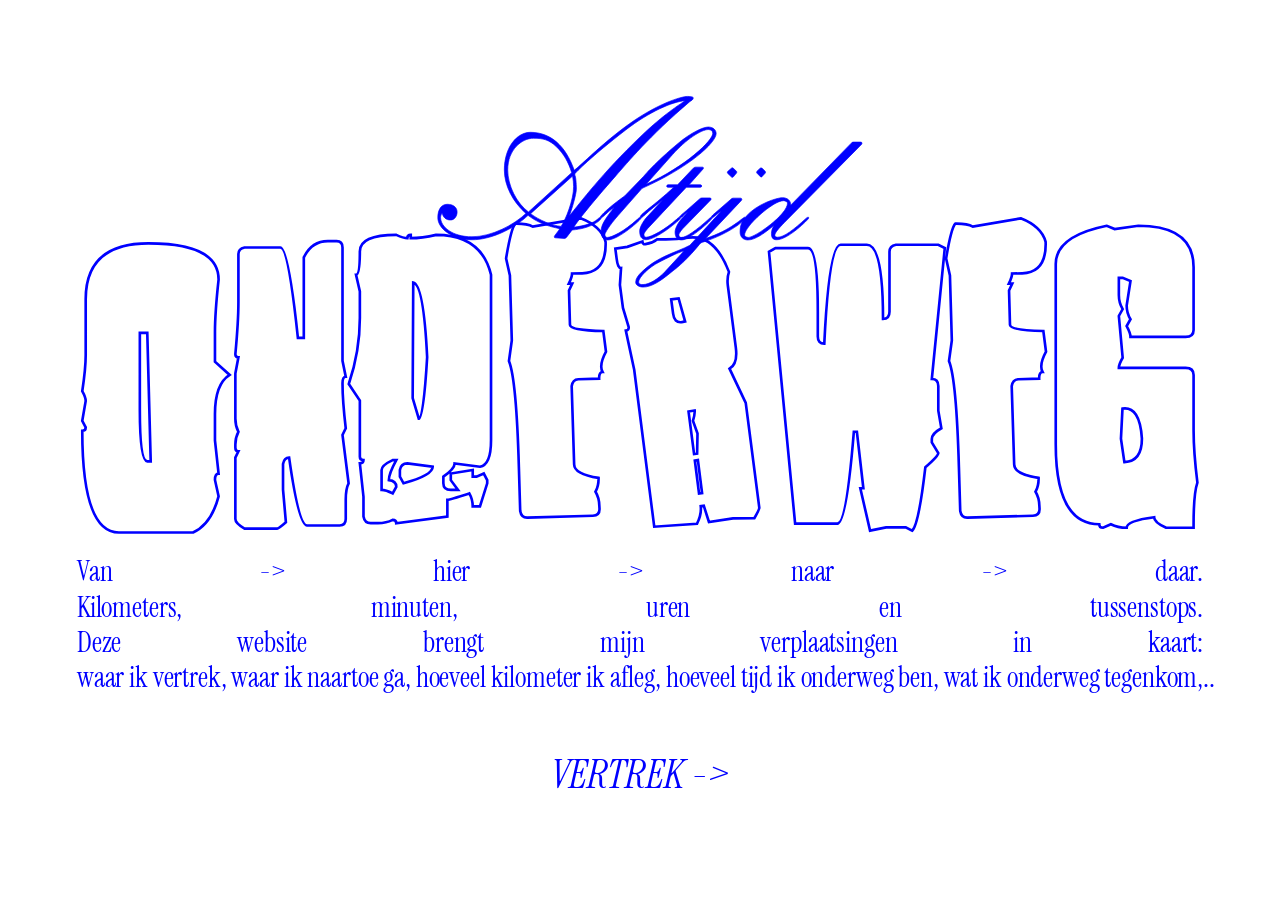
<file: altijd-onderweg-site/index.html>
<!doctype html>
<html lang="nl">
<head>
  <meta charset="utf-8">
  <meta name="viewport" content="width=device-width, initial-scale=1">
  <title>Altijd Onderweg</title>
  <meta name="description" content="Van hier naar daar. Kilometers, minuten, uren en tussenstops.">

  <!-- Lettertype: Instrument Serif (regulier + cursief) -->
  <link rel="preconnect" href="https://fonts.googleapis.com">
  <link rel="preconnect" href="https://fonts.gstatic.com" crossorigin>
  <link href="https://fonts.googleapis.com/css2?family=Instrument+Serif:ital@0;1&display=swap" rel="stylesheet">

  <link rel="stylesheet" href="style.css">
</head>
<body>
  <main class="home">

    <h1 class="titel">
      <img src="assets/titel.svg" alt="Altijd Onderweg">
    </h1>

    <div class="intro">
      <p class="regel regel--gespreid">
        <span>Van</span><span>-&gt;</span><span>hier</span><span>-&gt;</span><span>naar</span><span>-&gt;</span><span>daar.</span>
      </p>
      <p class="regel regel--gespreid">
        <span>Kilometers,</span><span>minuten,</span><span>uren</span><span>en</span><span>tussenstops.</span>
      </p>
      <p class="regel regel--gespreid">
        <span>Deze</span><span>website</span><span>brengt</span><span>mijn</span><span>verplaatsingen</span><span>in</span><span>kaart:</span>
      </p>
      <p class="regel regel--vol">
        waar ik vertrek, waar ik naartoe ga, hoeveel kilometer ik afleg, hoeveel tijd ik onderweg ben, wat ik onderweg tegenkom,..
      </p>
    </div>

    <a class="vertrek" href="vertrek.html">
      <span class="vertrek__woord">VERTREK -&gt;</span>
    </a>

  </main>

  <script src="script.js"></script>
</body>
</html>
</file>
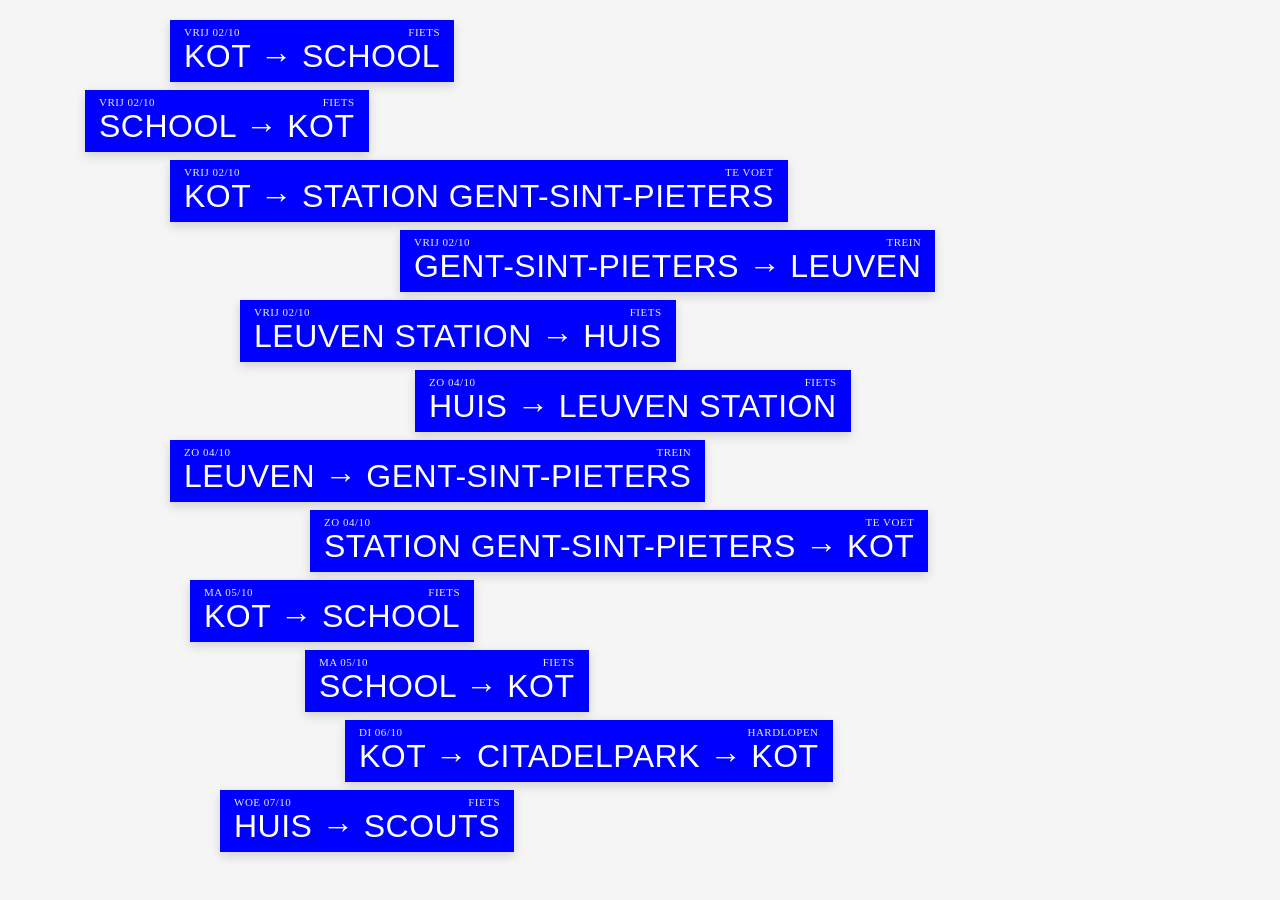
<file: Editie01.html>
<!DOCTYPE html>
<html lang="nl">
<head>
  <meta charset="UTF-8">
  <meta name="viewport" content="width=device-width, initial-scale=1.0">
  <title>Interactieve Reisschema Blokken</title>
  <style>
    * {
      box-sizing: border-box;
      margin: 0;
      padding: 0;
    }

    body {
      background-color: #f5f5f5;
      font-family: Arial, Helvetica, sans-serif;
      min-height: 100vh;
      overflow: hidden;
      position: relative;
    }

    /* Stijl van elk individueel blauw blok */
    .card {
      position: absolute;
      background-color: #0000ff; /* Felblauw */
      color: #ffffff;
      padding: 6px 14px 10px 14px;
      cursor: grab;
      user-select: none;
      box-shadow: 0 4px 10px rgba(0, 0, 0, 0.15);
      display: inline-block;
      white-space: nowrap;
      transition: transform 0.05s ease, box-shadow 0.2s ease;
    }

    .card:active {
      cursor: grabbing;
      box-shadow: 0 10px 20px rgba(0, 0, 0, 0.3);
      z-index: 1000 !important; /* Breng de geopende/gesleepte kaart naar voren */
    }

    /* Bovenste rij met datum en vervoermiddel */
    .card-header {
      display: flex;
      justify-content: space-between;
      font-size: 11px;
      font-weight: normal;
      letter-spacing: 0.5px;
      margin-bottom: 2px;
      opacity: 0.9;
      font-family: 'Times New Roman', Times, serif; /* Subtiel schreef-lettertype voor de datum/vervoermiddel */
      text-transform: uppercase;
    }

    /* Grote route-tekst */
    .card-route {
      font-family: 'Impact', 'Arial Black', sans-serif;
      font-size: 32px;
      line-height: 1;
      text-transform: uppercase;
      letter-spacing: 0.5px;
    }

    .card-route span.arrow {
      font-family: Arial, sans-serif;
      font-weight: bold;
    }
  </style>
</head>
<body>

  <!-- Canvas waarin alle blokken met initiële posities (x, y) staan -->
  <div id="board"></div>

  <script>
    // Data uit de afbeelding
    const cardsData = [
      { date: "VRIJ 02/10", type: "FIETS", route: "KOT → SCHOOL", x: 170, y: 20 },
      { date: "VRIJ 02/10", type: "FIETS", route: "SCHOOL → KOT", x: 85, y: 90 },
      { date: "VRIJ 02/10", type: "TE VOET", route: "KOT → STATION GENT-SINT-PIETERS", x: 170, y: 160 },
      { date: "VRIJ 02/10", type: "TREIN", route: "GENT-SINT-PIETERS → LEUVEN", x: 400, y: 230 },
      { date: "VRIJ 02/10", type: "FIETS", route: "LEUVEN STATION → HUIS", x: 240, y: 300 },
      { date: "ZO 04/10", type: "FIETS", route: "HUIS → LEUVEN STATION", x: 415, y: 370 },
      { date: "ZO 04/10", type: "TREIN", route: "LEUVEN → GENT-SINT-PIETERS", x: 170, y: 440 },
      { date: "ZO 04/10", type: "TE VOET", route: "STATION GENT-SINT-PIETERS → KOT", x: 310, y: 510 },
      { date: "MA 05/10", type: "FIETS", route: "KOT → SCHOOL", x: 190, y: 580 },
      { date: "MA 05/10", type: "FIETS", route: "SCHOOL → KOT", x: 305, y: 650 },
      { date: "DI 06/10", type: "HARDLOPEN", route: "KOT → CITADELPARK → KOT", x: 345, y: 720 },
      { date: "WOE 07/10", type: "FIETS", route: "HUIS → SCOUTS", x: 220, y: 790 }
    ];

    const board = document.getElementById('board');
    let highestZIndex = 1;

    // Maak alle kaarten aan op het scherm
    cardsData.forEach((data, index) => {
      const card = document.createElement('div');
      card.className = 'card';
      card.style.left = `${data.x}px`;
      card.style.top = `${data.y}px`;
      card.style.zIndex = index + 1;

      // HTML structuur per blok
      card.innerHTML = `
        <div class="card-header">
          <span>${data.date}</span>
          <span>${data.type}</span>
        </div>
        <div class="card-route">${data.route.replace('→', '<span class="arrow">→</span>')}</div>
      `;

      board.appendChild(card);
      makeDraggable(card);
    });

    // Sleep-functionaliteit (werkt zowel met muis als met touch/touchscreen)
    function makeDraggable(element) {
      let active = false;
      let currentX;
      let currentY;
      let initialX;
      let initialY;
      let xOffset = 0;
      let yOffset = 0;

      element.addEventListener("mousedown", dragStart);
      element.addEventListener("touchstart", dragStart, { passive: false });

      document.addEventListener("mouseup", dragEnd);
      document.addEventListener("touchend", dragEnd);

      document.addEventListener("mousemove", drag);
      document.addEventListener("touchmove", drag, { passive: false });

      function dragStart(e) {
        // Breng het gesleepte element naar de voorgrond
        highestZIndex++;
        element.style.zIndex = highestZIndex;

        const clientX = e.type === "touchstart" ? e.touches[0].clientX : e.clientX;
        const clientY = e.type === "touchstart" ? e.touches[0].clientY : e.clientY;

        // Haal de huidige positie op uit het style-attribuut
        xOffset = parseInt(element.style.left) || 0;
        yOffset = parseInt(element.style.top) || 0;

        initialX = clientX - xOffset;
        initialY = clientY - yOffset;

        active = true;
      }

      function dragEnd() {
        active = false;
      }

      function drag(e) {
        if (!active) return;
        
        e.preventDefault();

        const clientX = e.type === "touchmove" ? e.touches[0].clientX : e.clientX;
        const clientY = e.type === "touchmove" ? e.touches[0].clientY : e.clientY;

        currentX = clientX - initialX;
        currentY = clientY - initialY;

        element.style.left = `${currentX}px`;
        element.style.top = `${currentY}px`;
      }
    }
  </script>
</body>
</html>
</file>
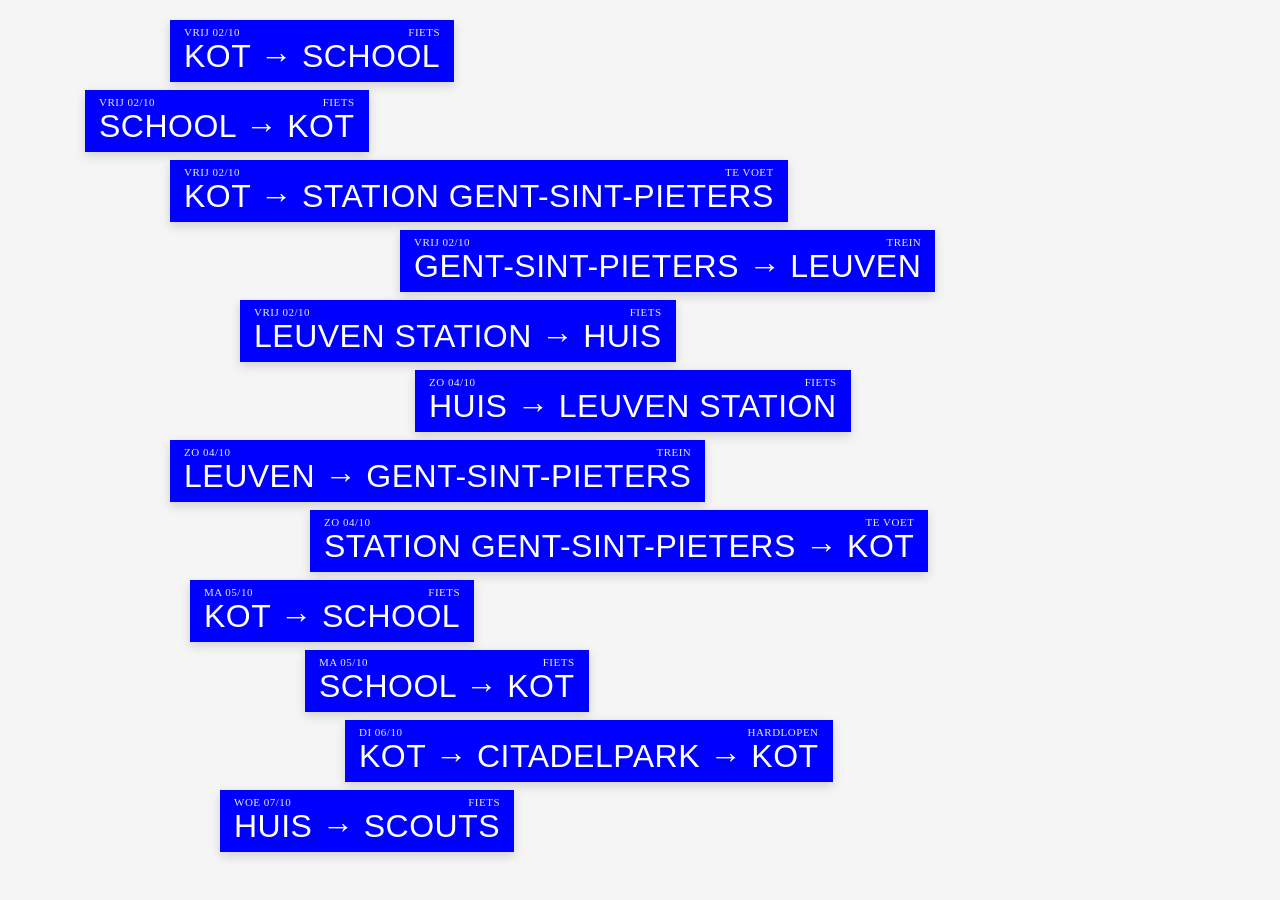
<file: gemini-code-1791466868884.html>
<!DOCTYPE html>
<html lang="nl">
<head>
  <meta charset="UTF-8">
  <meta name="viewport" content="width=device-width, initial-scale=1.0">
  <title>Interactieve Reisschema Blokken</title>
  <style>
    * {
      box-sizing: border-box;
      margin: 0;
      padding: 0;
    }

    body {
      background-color: #f5f5f5;
      font-family: Arial, Helvetica, sans-serif;
      min-height: 100vh;
      overflow: hidden;
      position: relative;
    }

    /* Stijl van elk individueel blauw blok */
    .card {
      position: absolute;
      background-color: #0000ff; /* Felblauw */
      color: #ffffff;
      padding: 6px 14px 10px 14px;
      cursor: grab;
      user-select: none;
      box-shadow: 0 4px 10px rgba(0, 0, 0, 0.15);
      display: inline-block;
      white-space: nowrap;
      transition: transform 0.05s ease, box-shadow 0.2s ease;
    }

    .card:active {
      cursor: grabbing;
      box-shadow: 0 10px 20px rgba(0, 0, 0, 0.3);
      z-index: 1000 !important; /* Breng de geopende/gesleepte kaart naar voren */
    }

    /* Bovenste rij met datum en vervoermiddel */
    .card-header {
      display: flex;
      justify-content: space-between;
      font-size: 11px;
      font-weight: normal;
      letter-spacing: 0.5px;
      margin-bottom: 2px;
      opacity: 0.9;
      font-family: 'Times New Roman', Times, serif; /* Subtiel schreef-lettertype voor de datum/vervoermiddel */
      text-transform: uppercase;
    }

    /* Grote route-tekst */
    .card-route {
      font-family: 'Impact', 'Arial Black', sans-serif;
      font-size: 32px;
      line-height: 1;
      text-transform: uppercase;
      letter-spacing: 0.5px;
    }

    .card-route span.arrow {
      font-family: Arial, sans-serif;
      font-weight: bold;
    }
  </style>
</head>
<body>

  <!-- Canvas waarin alle blokken met initiële posities (x, y) staan -->
  <div id="board"></div>

  <script>
    // Data uit de afbeelding
    const cardsData = [
      { date: "VRIJ 02/10", type: "FIETS", route: "KOT → SCHOOL", x: 170, y: 20 },
      { date: "VRIJ 02/10", type: "FIETS", route: "SCHOOL → KOT", x: 85, y: 90 },
      { date: "VRIJ 02/10", type: "TE VOET", route: "KOT → STATION GENT-SINT-PIETERS", x: 170, y: 160 },
      { date: "VRIJ 02/10", type: "TREIN", route: "GENT-SINT-PIETERS → LEUVEN", x: 400, y: 230 },
      { date: "VRIJ 02/10", type: "FIETS", route: "LEUVEN STATION → HUIS", x: 240, y: 300 },
      { date: "ZO 04/10", type: "FIETS", route: "HUIS → LEUVEN STATION", x: 415, y: 370 },
      { date: "ZO 04/10", type: "TREIN", route: "LEUVEN → GENT-SINT-PIETERS", x: 170, y: 440 },
      { date: "ZO 04/10", type: "TE VOET", route: "STATION GENT-SINT-PIETERS → KOT", x: 310, y: 510 },
      { date: "MA 05/10", type: "FIETS", route: "KOT → SCHOOL", x: 190, y: 580 },
      { date: "MA 05/10", type: "FIETS", route: "SCHOOL → KOT", x: 305, y: 650 },
      { date: "DI 06/10", type: "HARDLOPEN", route: "KOT → CITADELPARK → KOT", x: 345, y: 720 },
      { date: "WOE 07/10", type: "FIETS", route: "HUIS → SCOUTS", x: 220, y: 790 }
    ];

    const board = document.getElementById('board');
    let highestZIndex = 1;

    // Maak alle kaarten aan op het scherm
    cardsData.forEach((data, index) => {
      const card = document.createElement('div');
      card.className = 'card';
      card.style.left = `${data.x}px`;
      card.style.top = `${data.y}px`;
      card.style.zIndex = index + 1;

      // HTML structuur per blok
      card.innerHTML = `
        <div class="card-header">
          <span>${data.date}</span>
          <span>${data.type}</span>
        </div>
        <div class="card-route">${data.route.replace('→', '<span class="arrow">→</span>')}</div>
      `;

      board.appendChild(card);
      makeDraggable(card);
    });

    // Sleep-functionaliteit (werkt zowel met muis als met touch/touchscreen)
    function makeDraggable(element) {
      let active = false;
      let currentX;
      let currentY;
      let initialX;
      let initialY;
      let xOffset = 0;
      let yOffset = 0;

      element.addEventListener("mousedown", dragStart);
      element.addEventListener("touchstart", dragStart, { passive: false });

      document.addEventListener("mouseup", dragEnd);
      document.addEventListener("touchend", dragEnd);

      document.addEventListener("mousemove", drag);
      document.addEventListener("touchmove", drag, { passive: false });

      function dragStart(e) {
        // Breng het gesleepte element naar de voorgrond
        highestZIndex++;
        element.style.zIndex = highestZIndex;

        const clientX = e.type === "touchstart" ? e.touches[0].clientX : e.clientX;
        const clientY = e.type === "touchstart" ? e.touches[0].clientY : e.clientY;

        // Haal de huidige positie op uit het style-attribuut
        xOffset = parseInt(element.style.left) || 0;
        yOffset = parseInt(element.style.top) || 0;

        initialX = clientX - xOffset;
        initialY = clientY - yOffset;

        active = true;
      }

      function dragEnd() {
        active = false;
      }

      function drag(e) {
        if (!active) return;
        
        e.preventDefault();

        const clientX = e.type === "touchmove" ? e.touches[0].clientX : e.clientX;
        const clientY = e.type === "touchmove" ? e.touches[0].clientY : e.clientY;

        currentX = clientX - initialX;
        currentY = clientY - initialY;

        element.style.left = `${currentX}px`;
        element.style.top = `${currentY}px`;
      }
    }
  </script>
</body>
</html>
</file>
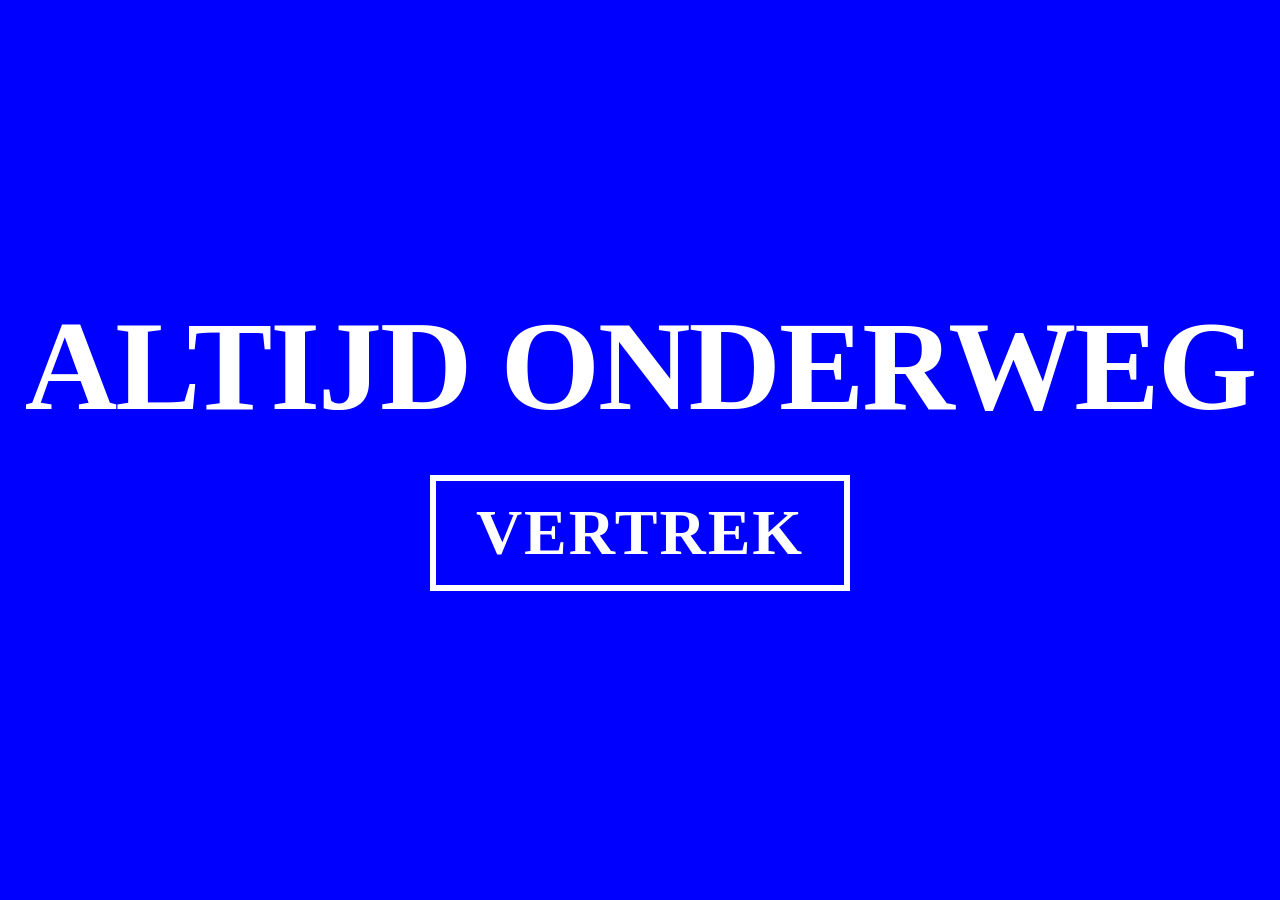
<file: gemini-code-1791469698949.html>
<!DOCTYPE html>
<html lang="nl">
<head>
  <meta charset="UTF-8">
  <meta name="viewport" content="width=device-width, initial-scale=1.0">
  <title>Beginpagina - Flitsend</title>
  <style>
    * {
      box-sizing: border-box;
      margin: 0;
      padding: 0;
    }

    body {
      height: 100vh;
      width: 100vw;
      display: flex;
      flex-direction: column;
      justify-content: center;
      align-items: center;
      overflow: hidden;
      user-select: none;
      transition: background-color 0.05s ease, color 0.05s ease;
    }

    /* Thema 1: Blauwe achtergrond, witte tekst */
    body.theme-blue {
      background-color: #0000ff;
      color: #ffffff;
    }

    /* Thema 2: Witte achtergrond, blauwe tekst */
    body.theme-white {
      background-color: #ffffff;
      color: #0000ff;
    }

    /* Container voor de titel/teksten */
    .title-container {
      text-align: center;
      margin-bottom: 50px;
      line-height: 0.9;
      text-transform: uppercase;
    }

    .main-title {
      font-size: 10vw;
      letter-spacing: -2px;
      transition: font-family 0.05s ease;
    }

    .subtitle {
      font-size: 4vw;
      margin-top: 10px;
    }

    /* Stijl voor de 'VERTREK' link / knop */
    .btn-vertrek {
      display: inline-block;
      text-decoration: none;
      font-size: 5vw;
      font-weight: bold;
      padding: 15px 40px;
      border: 6px solid currentColor;
      text-transform: uppercase;
      letter-spacing: 2px;
      cursor: pointer;
      transition: transform 0.1s ease, background-color 0.05s ease, color 0.05s ease;
    }

    /* Hover effect op de knop */
    .btn-vertrek:hover {
      transform: scale(1.1) rotate(-2deg);
    }

    body.theme-blue .btn-vertrek {
      color: #ffffff;
      border-color: #ffffff;
    }

    body.theme-white .btn-vertrek {
      color: #0000ff;
      border-color: #0000ff;
    }
  </style>
</head>
<body class="theme-blue" id="body">

  <div class="title-container">
    <h1 class="main-title" id="flashingText">ALTIJD ONDERWEG</h1>
  </div>

  <!-- Klikbare knop die naar de tweede (voorlopig lege) pagina leidt -->
  <a href="vertrek.html" class="btn-vertrek" id="vertrekBtn">VERTREK</a>

  <script>
    const body = document.getElementById('body');
    const flashingText = document.getElementById('flashingText');
    const vertrekBtn = document.getElementById('vertrekBtn');

    // Lijst met verschillende lettertypes die elkaar afwisselen
    const fonts = [
      "'Impact', 'Arial Black', sans-serif",
      "'Courier New', Courier, monospace",
      "'Times New Roman', Times, serif",
      "'Arial', sans-serif",
      "'Trebuchet MS', sans-serif",
      "'Georgia', serif",
      "Comic Sans MS, cursive, sans-serif"
    ];

    let isBlue = true;

    function flashEffect() {
      // 1. Wissel tussen blauwe en witte achtergrond
      if (isBlue) {
        body.classList.remove('theme-blue');
        body.classList.add('theme-white');
      } else {
        body.classList.remove('theme-white');
        body.classList.add('theme-blue');
      }
      isBlue = !isBlue;

      // 2. Kies een willekeurig lettertype uit de lijst
      const randomFont = fonts[Math.floor(Math.random() * fonts.length)];
      flashingText.style.fontFamily = randomFont;
      vertrekBtn.style.fontFamily = randomFont;
    }

    // Laat de pagina elke 150 milliseconden flitsen (pas dit getal aan als je het
</file>
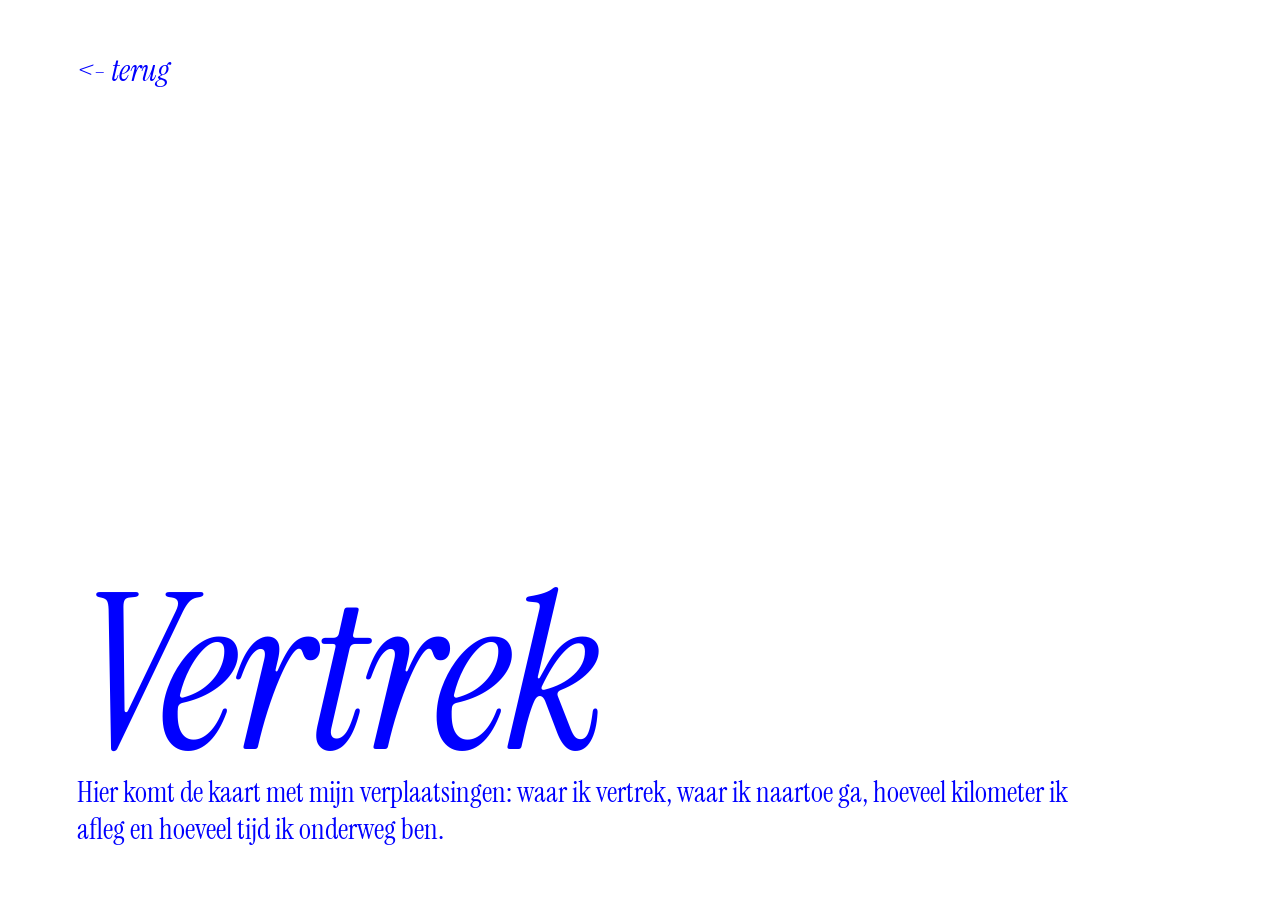
<file: altijd-onderweg-site/vertrek.html>
<!doctype html>
<html lang="nl">
<head>
  <meta charset="utf-8">
  <meta name="viewport" content="width=device-width, initial-scale=1">
  <title>Vertrek – Altijd Onderweg</title>

  <link rel="preconnect" href="https://fonts.googleapis.com">
  <link rel="preconnect" href="https://fonts.gstatic.com" crossorigin>
  <link href="https://fonts.googleapis.com/css2?family=Instrument+Serif:ital@0;1&display=swap" rel="stylesheet">

  <link rel="stylesheet" href="style.css">
</head>
<body>
  <main class="pagina">

    <a class="terug" href="index.html">&lt;- terug</a>

    <div>
      <h1 class="pagina__kop">Vertrek</h1>
      <p class="pagina__tekst">
        Hier komt de kaart met mijn verplaatsingen: waar ik vertrek, waar ik naartoe ga,
        hoeveel kilometer ik afleg en hoeveel tijd ik onderweg ben.
      </p>
    </div>

  </main>
</body>
</html>
</file>
<file: altijd-onderweg-site/style.css>
/* ---------- basis ---------- */
:root {
  --blauw: #0000ff;
  --wit: #ffffff;
  --marge: 6vw;                 /* witruimte links en rechts */
  --lettertype: "Instrument Serif", "Times New Roman", Georgia, serif;
}

* { margin: 0; padding: 0; box-sizing: border-box; }

html {
  background: var(--wit);
  overflow-x: clip;             /* pijltjes mogen buiten beeld schieten zonder scrollbalk */
}

body {
  min-height: 100vh;
  min-height: 100svh;
  background: var(--wit);
  color: var(--blauw);
  font-family: var(--lettertype);
  font-weight: 400;
  -webkit-font-smoothing: antialiased;
  text-rendering: optimizeLegibility;
}

::selection { background: var(--blauw); color: var(--wit); }

/* ---------- homepage ---------- */
.home {
  min-height: 100vh;
  min-height: 100svh;
  padding: 4vw var(--marge) 5vw;
  display: flex;
  flex-direction: column;
  justify-content: center;
}

/* titel: Altijd + ONDERWEG (vectortekening uit het ontwerp) */
.titel { font-size: 0; line-height: 0; }
.titel img {
  display: block;
  width: 100%;
  height: auto;
}

/* ---------- introtekst ---------- */
.intro {
  margin-top: 1.4vw;
  font-size: clamp(17px, 2.3vw, 46px);
  line-height: 1.27;
  letter-spacing: -0.005em;
}

/* regels 1-3: woorden worden over de volle breedte uitgespreid */
.regel--gespreid {
  display: flex;
  justify-content: space-between;
  gap: 0.5em;
}

/* regel 4: één doorlopende regel die de volle breedte vult
   (script.js stelt de lettergrootte zo in dat hij precies past) */
.regel--vol {
  text-align: justify;
  text-align-last: justify;
}
@media (min-width: 701px) {
  .regel--vol { white-space: nowrap; }
}

/* ---------- VERTREK -> ---------- */
.vertrek {
  align-self: center;
  position: relative;           /* de pijltjes starten rechts van dit woord */
  margin-top: 4.6vw;
  font-size: clamp(24px, 3.1vw, 62px);
  font-style: italic;
  line-height: 1;
  color: var(--blauw);
  text-decoration: none;
  cursor: pointer;
  -webkit-tap-highlight-color: transparent;
}

.vertrek__woord { display: inline-block; }

.vertrek:focus-visible {
  outline: 2px solid var(--blauw);
  outline-offset: 0.3em;
}

/* de pijltjes die uit het woord schieten (aangemaakt door script.js) */
.pijl {
  position: absolute;
  left: 100%;
  top: 50%;
  margin-left: 0.15em;
  font-style: italic;
  white-space: nowrap;
  pointer-events: none;
  will-change: transform, opacity;
  z-index: 10;
}

/* ---------- tweede pagina (vertrek.html) ---------- */
.pagina {
  min-height: 100vh;
  min-height: 100svh;
  padding: 4vw var(--marge);
  display: flex;
  flex-direction: column;
  justify-content: space-between;
}

.pagina__kop {
  font-size: clamp(64px, 17vw, 340px);
  font-style: italic;
  font-weight: 400;
  line-height: 0.9;
  letter-spacing: -0.02em;
}

.pagina__tekst {
  font-size: clamp(17px, 2.3vw, 46px);
  line-height: 1.27;
  max-width: 34em;
}

.terug {
  align-self: flex-start;
  font-size: clamp(20px, 2.4vw, 48px);
  font-style: italic;
  color: var(--blauw);
  text-decoration: none;
}
.terug:hover { text-decoration: underline; text-underline-offset: 0.18em; }

/* ---------- smalle schermen ---------- */
@media (max-width: 700px) {
  :root { --marge: 5vw; }

  .intro { font-size: clamp(16px, 4.4vw, 26px); }

  /* geen uitgespreide regels meer: gewoon netjes laten doorlopen */
  .regel--gespreid { justify-content: flex-start; flex-wrap: wrap; gap: 0 0.3em; }
  .regel--vol { text-align: left; text-align-last: left; }

  .vertrek { margin-top: 12vw; font-size: clamp(26px, 8vw, 44px); }
}
</file>
